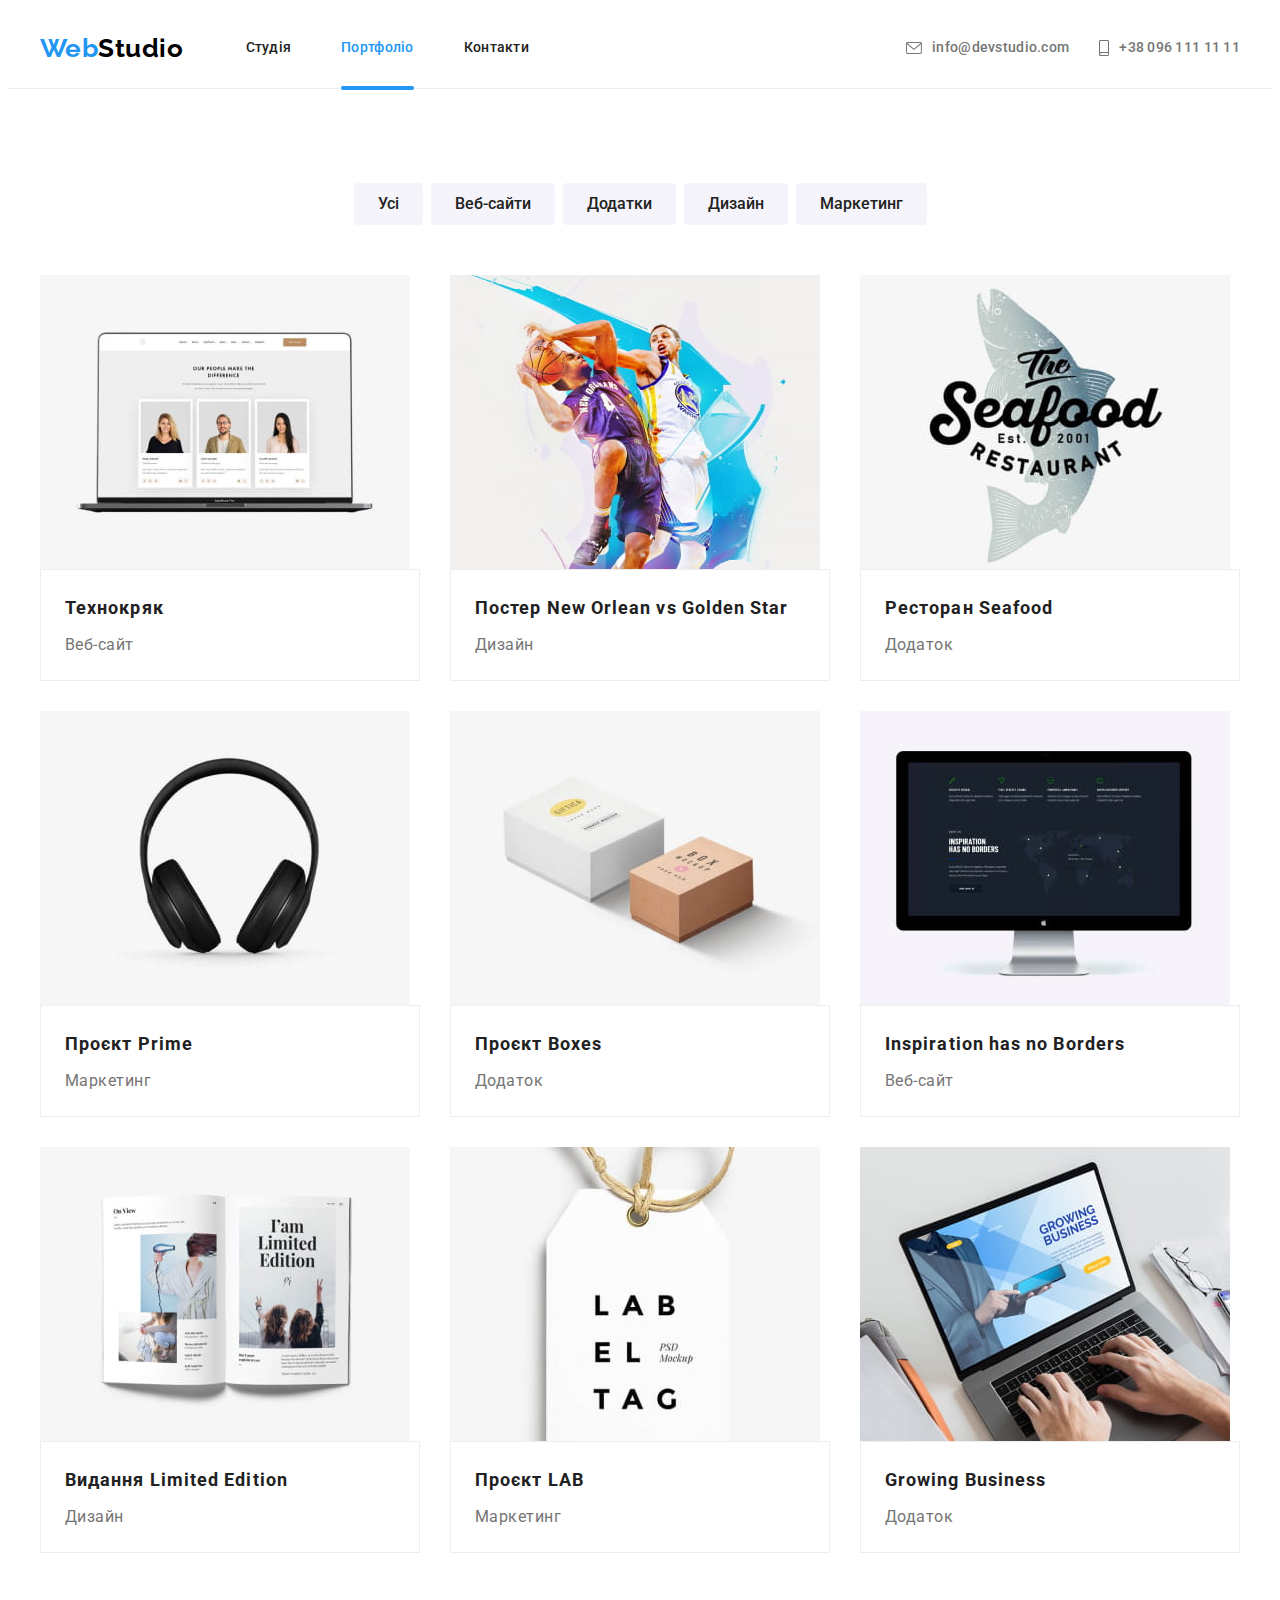
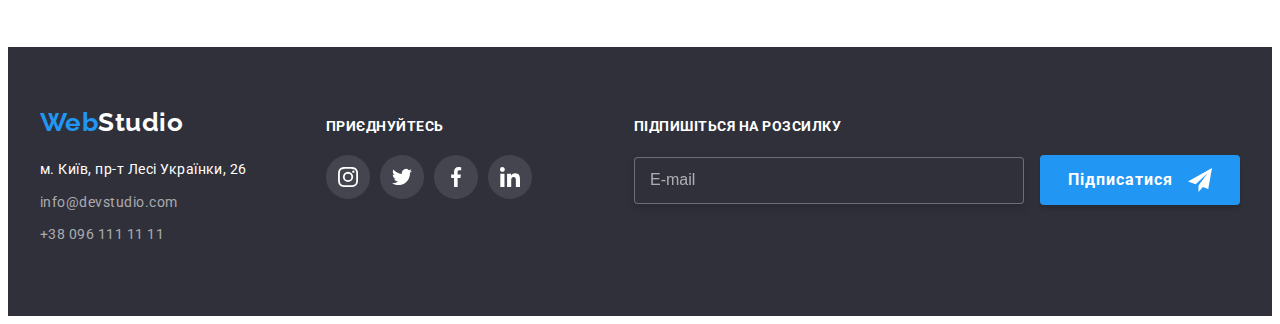
<file: potfolio.html>
<!DOCTYPE html>
<html lang="uk">
  <head>
    <meta charset="UTF-8" />
    <meta http-equiv="X-UA-Compatible" content="IE=edge" />
    <meta name="viewport" content="width=device-width, initial-scale=1.0" />
    <title>Document</title>
    <link rel="preconnect" href="https://fonts.googleapis.com" />
    <link rel="preconnect" href="https://fonts.gstatic.com" crossorigin />
    <link href="https://fonts.googleapis.com/css2?family=Raleway:wght@400;700&family=Roboto:wght@400;500;700;900&display=swap" rel="stylesheet" />
    <link
      rel="stylesheet"
      href="https://cdnjs.cloudflare.com/ajax/libs/modern-normalize/1.1.0/modern-normalize.min.css"
      integrity="sha512-wpPYUAdjBVSE4KJnH1VR1HeZfpl1ub8YT/NKx4PuQ5NmX2tKuGu6U/JRp5y+Y8XG2tV+wKQpNHVUX03MfMFn9Q=="
      crossorigin="anonymous"
      referrerpolicy="no-referrer"
    />
    <link rel="stylesheet" href="./css/main.min.css" />
  </head>
  <body>
    <header class="page-header">
      <div class="container">
        <nav class="page-header__nav">
          <a href="" class="logo page-header__logo" href="./index.html">Web<span class="logo__text">Studio</span></a>
          <ul class="site-nav">
            <li class="site-nav__item"><a href="./index.html" class="site-nav__link">Студія</a></li>
            <li class="site-nav__item"><a href="./potfolio.html" class="site-nav__link site-nav__link--current">Портфоліо</a></li>
            <li class="site-nav__item"><a href="" class="site-nav__link">Контакти</a></li>
          </ul>

          <ul class="auth-nav">
            <li class="auth-nav__item">
              <a href="" class="auth-nav__link">
                <svg class="auth-nav__icon" width="16px" height="12px">
                  <use href="./images/icons.svg#icon-envelope"></use>
                </svg>
                info@devstudio.com</a
              >
            </li>
            <li class="auth-nav__item">
              <a href="" class="auth-nav__link">
                <svg class="auth-nav__icon" width="10px" height="16px">
                  <use href="./images/icons.svg#icon-smartphone"></use></svg
                >+38 096 111 11 11</a
              >
            </li>
          </ul>
        </nav>
      </div>
    </header>
    <!-- portfolio -->
    <main>
      <section class="list section">
        <div class="container">
          <ul class="filter">
            <li><button type="button" class="filter__button">Усі</button></li>
            <li><button type="button" class="filter__button">Веб-сайти</button></li>
            <li><button type="button" class="filter__button">Додатки</button></li>
            <li><button type="button" class="filter__button">Дизайн</button></li>
            <li><button type="button" class="filter__button">Маркетинг</button></li>
          </ul>

          <h1 class="visually-hidden">Наші роботи</h1>

          <ul class="card">
            <li class="card__item">
              <a href="" class="card__link">
                <div class="card__thumb">
                  <img src="./images/gal1.jpg" alt="Ноутбук" width="370" />
                  <div class="card__overlay">
                    <div class="card__description">
                      <p class="card__benefits">
                        Ресурс пропонує комплексні пропозиції з різним рівнем функціоналу та сервісів. Все це дозволить відвідувачу отримати вичерпні відомості про компанію чи приватну особу.
                      </p>
                    </div>
                  </div>
                </div>
                <div class="card__content">
                  <h2 class="card__title">Технокряк</h2>
                  <p class="item__text">Веб-сайт</p>
                </div>
              </a>
            </li>
            <li class="card__item">
              <a href="" class="card__link">
                <div class="card__thumb">
                  <img src="./images/gal2.jpg" alt="Баскетболісти" width="370" />
                  <div class="card__overlay">
                    <div class="card__description">
                      <p class="card__benefits">
                        Ресурс пропонує комплексні пропозиції з різним рівнем функціоналу та сервісів. Все це дозволить відвідувачу отримати вичерпні відомості про компанію чи приватну особу.
                      </p>
                    </div>
                  </div>
                </div>
                <div class="card__content">
                  <h2 class="card__title">Постер New Orlean vs Golden Star</h2>
                  <p class="item__text">Дизайн</p>
                </div>
              </a>
            </li>
            <li class="card__item">
              <a href="" class="card__link">
                <div class="card__thumb">
                  <img src="./images/gal3.jpg" alt="Назва ресторану" width="370" />
                  <div class="card__overlay">
                    <div class="card__description">
                      <p class="card__benefits">
                        Ресурс пропонує комплексні пропозиції з різним рівнем функціоналу та сервісів. Все це дозволить відвідувачу отримати вичерпні відомості про компанію чи приватну особу.
                      </p>
                    </div>
                  </div>
                </div>
                <div class="card__content">
                  <h2 class="card__title">Ресторан Seafood</h2>
                  <p class="item__text">Додаток</p>
                </div>
              </a>
            </li>
            <li class="card__item">
              <a href="" class="card__link">
                <div class="card__thumb">
                  <img src="./images/gal4.jpg" alt="Навушники" width="370" />
                  <div class="card__overlay">
                    <div class="card__description">
                      <p class="card__benefits">
                        Ресурс пропонує комплексні пропозиції з різним рівнем функціоналу та сервісів. Все це дозволить відвідувачу отримати вичерпні відомості про компанію чи приватну особу.
                      </p>
                    </div>
                  </div>
                </div>
                <div class="card__content">
                  <h2 class="card__title">Проєкт Prime</h2>
                  <p class="item__text">Маркетинг</p>
                </div>
              </a>
            </li>
            <li class="card__item">
              <a href="" class="card__link">
                <div class="card__thumb">
                  <img src="./images/gal5.jpg" alt="Коробки" width="370" />
                  <div class="card__overlay">
                    <div class="card__description">
                      <p class="card__benefits">
                        Ресурс пропонує комплексні пропозиції з різним рівнем функціоналу та сервісів. Все це дозволить відвідувачу отримати вичерпні відомості про компанію чи приватну особу.
                      </p>
                    </div>
                  </div>
                </div>
                <div class="card__content">
                  <h2 class="card__title">Проєкт Boxes</h2>
                  <p class="item__text">Додаток</p>
                </div>
              </a>
            </li>
            <li class="card__item">
              <a href="" class="card__link">
                <div class="card__thumb">
                  <img src="./images/gal6.jpg" alt="Монітор комп'ютера" width="370" />
                  <div class="card__overlay">
                    <div class="card__description">
                      <p class="card__benefits">
                        Ресурс пропонує комплексні пропозиції з різним рівнем функціоналу та сервісів. Все це дозволить відвідувачу отримати вичерпні відомості про компанію чи приватну особу.
                      </p>
                    </div>
                  </div>
                </div>
                <div class="card__content">
                  <h2 class="card__title">Inspiration has no Borders</h2>
                  <p class="item__text">Веб-сайт</p>
                </div>
              </a>
            </li>
            <li class="card__item">
              <a href="" class="card__link">
                <div class="card__thumb">
                  <img src="./images/gal7.jpg" alt="Розгорнута книга" width="370" />
                  <div class="card__overlay">
                    <div class="card__description">
                      <p class="card__benefits">
                        Ресурс пропонує комплексні пропозиції з різним рівнем функціоналу та сервісів. Все це дозволить відвідувачу отримати вичерпні відомості про компанію чи приватну особу.
                      </p>
                    </div>
                  </div>
                </div>
                <div class="card__content">
                  <h2 class="card__title">Видання Limited Edition</h2>
                  <p class="item__text">Дизайн</p>
                </div>
              </a>
            </li>
            <li class="card__item">
              <a href="" class="card__link">
                <div class="card__thumb">
                  <img src="./images/gal8.jpg" alt="Етикетка" width="370" />
                  <div class="card__overlay">
                    <div class="card__description">
                      <p class="card__benefits">
                        Ресурс пропонує комплексні пропозиції з різним рівнем функціоналу та сервісів. Все це дозволить відвідувачу отримати вичерпні відомості про компанію чи приватну особу.
                      </p>
                    </div>
                  </div>
                </div>
                <div class="card__content">
                  <h2 class="card__title">Проєкт LAB</h2>
                  <p class="item__text">Маркетинг</p>
                </div>
              </a>
            </li>
            <li class="card__item">
              <a href="" class="card__link">
                <div class="card__thumb">
                  <img src="./images/gal9.jpg" alt="Руки на клавіатурі ноутбука" width="370" />
                  <div class="card__overlay">
                    <div class="card__description">
                      <p class="card__benefits">
                        Ресурс пропонує комплексні пропозиції з різним рівнем функціоналу та сервісів. Все це дозволить відвідувачу отримати вичерпні відомості про компанію чи приватну особу.
                      </p>
                    </div>
                  </div>
                </div>
                <div class="card__content">
                  <h2 class="card__title">Growing Business</h2>
                  <p class="item__text">Додаток</p>
                </div>
              </a>
            </li>
          </ul>
        </div>
      </section>
    </main>
    <footer class="page-footer">
      <div class="container page-footer__container">
        <div class="page-footer__info">
          <a href="" class="logo page-footer__logo" href="./index.html">Web<span class="logo__text logo__text--inverse">Studio</span> </a>
          <address>
            <ul class="footer-list">
              <li class="footer-list__item">
                <a class="footer-list__text" href="https://goo.gl/maps/CPtrU1FHBa2aNyZL9" target="_blank" rel="noopener noreferrer nofollow">м. Київ, пр-т Лесі Українки, 26</a>
              </li>
              <li class="footer-list__item">
                <a class="footer-list__link" href="mailto:info@devstudio.com">info@devstudio.com</a>
              </li>
              <li class="footer-list__item">
                <a href="" class="footer-list__link" href="tel:+380961111111">+38 096 111 11 11</a>
              </li>
            </ul>
          </address>
        </div>
        <div class="footer-socials">
          <p class="footer-socials__text">Приєднуйтесь</p>
          <ul class="footer-socials__list">
            <li class="footer-socials__item">
              <a href="" class="link footer-socials__link">
                <svg class="footer-socials__icon" width="20" height="20">
                  <use href="./images/icons.svg#icon-instagram"></use>
                </svg>
              </a>
            </li>
            <li class="footer-socials__item">
              <a href="" class="link footer-socials__link">
                <svg class="footer-socials__icon" width="20" height="20">
                  <use href="./images/icons.svg#icon-twitter"></use>
                </svg>
              </a>
            </li>
            <li class="footer-socials__item">
              <a href="" class="link footer-socials__link">
                <svg class="footer-socials__icon" width="20" height="20">
                  <use href="./images/icons.svg#icon-facebook"></use>
                </svg>
              </a>
            </li>
            <li class="footer-socials__item">
              <a href="" class="link footer-socials__link">
                <svg class="footer-socials__icon" width="20" height="20">
                  <use href="./images/icons.svg#icon-linkedin"></use>
                </svg>
              </a>
            </li>
          </ul>
        </div>
        <div class="subscription"> 
        <form class="form">
          <p class="form__title">Підпишіться на розсилку</p>
            <input class="form__input" type="email" name="mail" id="mail" placeholder="E-mail" />
          <button class="button form__button" type="submit">Підписатися
            <svg class="form__icon" width="24" height="24">
              <use href="./images/icons.svg#icon-send"></use>
            </svg>
          </button>
        </form>
      </div>
    </footer>
  </body>
</html>
</file>
<file: css/main.min.css>
.visually-hidden{position:absolute;white-space:nowrap;width:1px;height:1px;overflow:hidden;border:0;padding:0;clip:rect(0 0 0 0);-webkit-clip-path:inset(50%);clip-path:inset(50%);margin:-1px}body{background-color:#fff;color:#212121;font-family:Roboto,sans-serif;letter-spacing:.03em}.container{width:100%;margin:0 auto;padding-left:15px;padding-right:15px}@media screen and (min-width: 480px){.container{width:480px}}@media screen and (min-width: 768px){.container{width:768px}}@media screen and (min-width: 1200px){.container{width:1200px}}img{display:block;max-width:100%;height:auto}p,h1,h2,h3,h4,h5,h6{margin:0px}ul,ol{padding-left:0px;margin:0px auto;list-style:none}.page-header{padding-top:0px;padding-bottom:0px;border-bottom:1px solid #eee}.page-header .page-header__nav{display:-webkit-box;display:-ms-flexbox;display:flex;-webkit-box-align:center;-ms-flex-align:center;align-items:center;-webkit-box-pack:justify;-ms-flex-pack:justify;justify-content:space-between}.page-header .page-header__logo{padding-top:16px;padding-bottom:16px}.logo{display:inline-block;color:#2196f3;font-family:Raleway,sans-serif;font-weight:700;font-size:26px;line-height:1.19;text-decoration:none;-webkit-transition:250ms cubic-bezier(0.4, 0, 0.2, 1);transition:250ms cubic-bezier(0.4, 0, 0.2, 1)}.logo__text{color:#000}.logo__text--inverse{color:#fff}.logo :hover,.logo :focus{color:#2196f3}.menu-toggle{display:-webkit-inline-box;display:-ms-inline-flexbox;display:inline-flex;border:none;margin:0;padding:0;background-color:rgba(0,0,0,0);cursor:pointer}@media screen and (min-width: 768px){.menu-toggle{display:none}}.menu-container{position:fixed;top:0;left:0;width:100vw;height:100vh;padding:48px 40px;background-color:#fff;z-index:4;-webkit-transform:translateX(100%);transform:translateX(100%);-webkit-transition:-webkit-transform 250ms cubic-bezier(0.4, 0, 0.2, 1);transition:-webkit-transform 250ms cubic-bezier(0.4, 0, 0.2, 1);transition:transform 250ms cubic-bezier(0.4, 0, 0.2, 1);transition:transform 250ms cubic-bezier(0.4, 0, 0.2, 1), -webkit-transform 250ms cubic-bezier(0.4, 0, 0.2, 1)}@media screen and (min-width: 1200px){.menu-container{display:none}}.menu-container.is-open{-webkit-transform:translateX(0);transform:translateX(0)}.menu-container .menu-toggle{position:absolute;top:10px;right:15px}.menu-icon:hover,.menu-icon:focus{color:#2196f3}.menu-icon{fill:currentColor}.menu-site{display:block;font-weight:500;line-height:1.17;letter-spacing:.02em;font-size:40px;color:#212121;margin-bottom:240px}.menu-site__item:not(:last-child){margin-bottom:32px}.menu-site__link{color:#212121;text-decoration:none}.menu-site__link--current{color:#2196f3}.menu-site :hover,.menu-site :focus{color:#2196f3}.menu-auth{position:absolute;bottom:64px;display:block;margin-bottom:64px;font-weight:500}.menu-auth__item:not(:last-child){padding-bottom:32px}.menu-auth__link--tel{font-size:34px;line-height:1.18;color:#2196f3;text-decoration:none}.menu-auth__link--mail{font-size:24px;line-height:1.17;color:#757575;text-decoration:none}.menu-socials{position:absolute;bottom:48px;display:-webkit-box;display:-ms-flexbox;display:flex;-webkit-box-pack:start;-ms-flex-pack:start;justify-content:flex-start;font-weight:500;font-size:18px;line-height:1.22}.menu-socials__item{margin-right:20px}.menu-socials__link{color:#2196f3;text-decoration:none}.site-nav{display:none}@media screen and (min-width: 768px){.site-nav{display:-webkit-box;display:-ms-flexbox;display:flex;font-weight:500;font-size:14px;line-height:1.14;letter-spacing:.02em;-webkit-transition:250ms cubic-bezier(0.4, 0, 0.2, 1);transition:250ms cubic-bezier(0.4, 0, 0.2, 1)}}@media screen and (min-width: 1200px){.site-nav{margin-right:315px}}.site-nav__item:not(:last-child){margin-right:50px}.site-nav__item:not(:last-child) :hover,.site-nav__item:not(:last-child) :focus{color:#2196f3}.site-nav__link{display:block;color:#212121;text-decoration:none}@media screen and (min-width: 768px){.site-nav__link--current{position:relative;color:#2196f3}.site-nav__link--current::after{content:"";position:absolute;-webkit-transition:250ms cubic-bezier(0.4, 0, 0.2, 1);transition:250ms cubic-bezier(0.4, 0, 0.2, 1);bottom:-34px;display:block;width:100%;height:4px;border-radius:2px;background-color:currentColor}}.site-nav__link:hover::after{opacity:1}.auth-nav{display:none}@media screen and (min-width: 768px){.auth-nav{display:-webkit-box;display:-ms-flexbox;display:flex;-webkit-box-orient:vertical;-webkit-box-direction:normal;-ms-flex-direction:column;flex-direction:column;margin-right:0px;font-weight:500;font-size:14px;line-height:1.14;letter-spacing:.02em;-webkit-transition:250ms cubic-bezier(0.4, 0, 0.2, 1);transition:250ms cubic-bezier(0.4, 0, 0.2, 1);padding-top:21px;padding-bottom:21px}}@media screen and (min-width: 1200px){.auth-nav{-webkit-box-orient:horizontal;-webkit-box-direction:normal;-ms-flex-direction:row;flex-direction:row;margin-left:auto;-webkit-box-align:center;-ms-flex-align:center;align-items:center;padding-top:32px;padding-bottom:32px}.auth-nav__item+.auth-nav__item{margin-left:30px}}.auth-nav :hover,.auth-nav :focus{color:#2196f3}@media screen and (min-width: 768px){.auth-nav__item:not(:last-child){padding-bottom:10px}}@media screen and (min-width: 1200px){.auth-nav__item:not(:last-child){padding-bottom:0}}.auth-nav__link{display:-webkit-box;display:-ms-flexbox;display:flex;-webkit-box-align:center;-ms-flex-align:center;align-items:center;color:#757575;text-decoration:none}.auth-nav__icon{fill:currentColor;margin-right:10px}.hero{margin-left:auto;margin-right:auto;padding-top:118px;padding-bottom:118px;background-color:#2f303a;background-image:-webkit-gradient(linear, left top, right top, from(rgba(47, 48, 58, 0.4)), to(rgba(47, 48, 58, 0.4))),url("../images/hero@1x_m.jpg");background-image:linear-gradient(to right, rgba(47, 48, 58, 0.4), rgba(47, 48, 58, 0.4)),url("../images/hero@1x_m.jpg");background-repeat:no-repeat;background-position:center;background-size:cover;text-align:center}.hero__title{margin:0 auto;margin-top:0px;margin-bottom:30px;width:360px;height:84px;color:#fff;font-weight:900;font-size:26px;line-height:1.61;text-align:center;letter-spacing:.06em;text-transform:uppercase}.hero__button{padding:10px 24px;min-width:200px}.hero__button:hover,.hero__button:focus{background:#188ce8;color:#fff}@media(min-devise-pixel-ratio: 2),(-webkit-min-device-pixel-ratio: 2),(min-resolution: 192dpi),(min-resolution: 2dppx){.hero{background-image:-webkit-gradient(linear, left top, right top, from(rgba(47, 48, 58, 0.4)), to(rgba(47, 48, 58, 0.4))),url("../images/hero@2x_m.jpg");background-image:linear-gradient(to right, rgba(47, 48, 58, 0.4), rgba(47, 48, 58, 0.4)),url("../images/hero@2x_m.jpg")}}@media screen and (min-width: 768px){.hero{height:400px;background-image:-webkit-gradient(linear, left top, right top, from(rgba(47, 48, 58, 0.4)), to(rgba(47, 48, 58, 0.4))),url("../images/hero@1x_t.jpg");background-image:linear-gradient(to right, rgba(47, 48, 58, 0.4), rgba(47, 48, 58, 0.4)),url("../images/hero@1x_t.jpg")}}@media screen and (min-width: 768px)and (min-devise-pixel-ratio: 2),screen and (min-width: 768px)and (-webkit-min-device-pixel-ratio: 2),screen and (min-width: 768px)and (min-resolution: 192dpi),screen and (min-width: 768px)and (min-resolution: 2dppx){.hero{background-image:-webkit-gradient(linear, left top, right top, from(rgba(47, 48, 58, 0.4)), to(rgba(47, 48, 58, 0.4))),url("../images/hero@2x_t.jpg");background-image:linear-gradient(to right, rgba(47, 48, 58, 0.4), rgba(47, 48, 58, 0.4)),url("../images/hero@2x_t.jpg")}}@media screen and (min-width: 1200px){.hero{max-width:1600px;height:600px;padding-top:200px;padding-bottom:200px;background-image:-webkit-gradient(linear, left top, right top, from(rgba(47, 48, 58, 0.4)), to(rgba(47, 48, 58, 0.4))),url("../images/hero@1x_d.jpg");background-image:linear-gradient(to right, rgba(47, 48, 58, 0.4), rgba(47, 48, 58, 0.4)),url("../images/hero@1x_d.jpg")}}@media screen and (min-width: 1200px)and (min-width: 1200px){.hero__title{width:696px;height:120px;font-size:44px;line-height:1.36}}@media screen and (min-width: 1200px)and (min-devise-pixel-ratio: 2),screen and (min-width: 1200px)and (-webkit-min-device-pixel-ratio: 2),screen and (min-width: 1200px)and (min-resolution: 192dpi),screen and (min-width: 1200px)and (min-resolution: 2dppx){.hero{background-image:-webkit-gradient(linear, left top, right top, from(rgba(47, 48, 58, 0.4)), to(rgba(47, 48, 58, 0.4))),url("../images/hero@2x_d.jpg");background-image:linear-gradient(to right, rgba(47, 48, 58, 0.4), rgba(47, 48, 58, 0.4)),url("../images/hero@2x_d.jpg")}}.button{display:inline-block;font-family:inherit;font-weight:700;font-size:16px;line-height:1.88;-webkit-box-align:center;-ms-flex-align:center;align-items:center;letter-spacing:.06em;border:0;border-radius:4px;cursor:pointer;color:#fff;background-color:#2196f3;-webkit-box-shadow:0px 4px 4px rgba(0,0,0,.15);box-shadow:0px 4px 4px rgba(0,0,0,.15);-webkit-transition:250ms cubic-bezier(0.4, 0, 0.2, 1);transition:250ms cubic-bezier(0.4, 0, 0.2, 1)}.backdrop{position:fixed;top:0;left:0;width:100%;height:100%;background-color:rgba(0,0,0,.2);opacity:1;visibility:visible;-webkit-transition:opacity 250ms cubic-bezier(0.4, 0, 0.2, 1);transition:opacity 250ms cubic-bezier(0.4, 0, 0.2, 1);z-index:2}.backdrop.is-hidden{opacity:0;pointer-events:none}.backdrop.is-hidden .modal{-webkit-transform:translate(-50%, -50%) scale(1.1);transform:translate(-50%, -50%) scale(1.1)}.modal{position:absolute;top:50%;left:50%;padding:40px;-webkit-transform:translate(-50%, -50%) scale(1);transform:translate(-50%, -50%) scale(1);-webkit-transition:-webkit-transform 250ms cubic-bezier(0.4, 0, 0.2, 1);transition:-webkit-transform 250ms cubic-bezier(0.4, 0, 0.2, 1);transition:transform 250ms cubic-bezier(0.4, 0, 0.2, 1);transition:transform 250ms cubic-bezier(0.4, 0, 0.2, 1), -webkit-transform 250ms cubic-bezier(0.4, 0, 0.2, 1);width:450px;height:609px;background-color:#fff;border-radius:4px}@media screen and (min-width: 1200px){.modal{min-width:528px;min-height:581px}}.modal__btn{display:-webkit-box;display:-ms-flexbox;display:flex;-webkit-box-align:center;-ms-flex-align:center;align-items:center;-webkit-box-pack:center;-ms-flex-pack:center;justify-content:center;position:absolute;top:0;right:0;width:30px;height:30px;margin-top:8px;margin-right:8px;border-radius:50%;background-color:rgba(0,0,0,0);border:1px solid rgba(0,0,0,.1);cursor:pointer;-webkit-transition:250ms cubic-bezier(0.4, 0, 0.2, 1);transition:250ms cubic-bezier(0.4, 0, 0.2, 1)}.modal__btn:hover,.modal__btn:focus{color:#2196f3}.modal__icon{fill:currentColor}.form-modal{margin:0 auto}.form-modal__title{font-weight:500;font-size:20px;line-height:1.5;text-align:center;margin-bottom:12px}@media screen and (min-width: 1200px){.form-modal__title{line-height:1.15}}.form-modal__field{position:relative;display:-webkit-box;display:-ms-flexbox;display:flex;-webkit-box-orient:vertical;-webkit-box-direction:normal;-ms-flex-direction:column;flex-direction:column;-webkit-box-align:start;-ms-flex-align:start;align-items:flex-start;margin-bottom:10px;width:100%}.form-modal__field .form-modal__input{padding-left:42px;width:100%;margin:0;height:40px;border:1px solid rgba(33,33,33,.2);border-radius:4px;cursor:pointer;outline:none;-webkit-transition:border-color 250ms cubic-bezier(0.4, 0, 0.2, 1);transition:border-color 250ms cubic-bezier(0.4, 0, 0.2, 1)}.form-modal__field textarea::-webkit-input-placeholder{font-size:12px;line-height:1.17;letter-spacing:.01em;color:rgba(117,117,117,.5)}.form-modal__field textarea::-moz-placeholder{font-size:12px;line-height:1.17;letter-spacing:.01em;color:rgba(117,117,117,.5)}.form-modal__field textarea:-ms-input-placeholder{font-size:12px;line-height:1.17;letter-spacing:.01em;color:rgba(117,117,117,.5)}.form-modal__field textarea::-ms-input-placeholder{font-size:12px;line-height:1.17;letter-spacing:.01em;color:rgba(117,117,117,.5)}.form-modal__field textarea::placeholder{font-size:12px;line-height:1.17;letter-spacing:.01em;color:rgba(117,117,117,.5)}.form-modal__field label{margin-bottom:4px;font-weight:400;font-size:12px;line-height:1.17;color:#757575;letter-spacing:.01em}.form-modal__field .comment{outline:none}.form-modal__icon{display:inline-block;position:absolute;top:50%;left:12px;-webkit-transition:fill 250ms cubic-bezier(0.4, 0, 0.2, 1);transition:fill 250ms cubic-bezier(0.4, 0, 0.2, 1)}.form-modal__input:focus-within~.form-modal__icon{fill:#2196f3}.form-modal__input:focus-within,.form-modal__field:focus-within>.comment__text{border-color:#2196f3}.comment__text{padding:12px 16px;width:370px;height:138px;border:1px solid rgba(33,33,33,.2);border-radius:4px;resize:none;outline:none}@media screen and (min-width: 1200px){.comment__text{width:448px;height:120px}}.checkbox{display:-webkit-box;display:-ms-flexbox;display:flex;-webkit-box-align:center;-ms-flex-align:center;align-items:center;width:100%;margin-bottom:30px;margin-top:20px;font-size:12px;line-height:1.17;letter-spacing:.03em;color:#757575}@media screen and (min-width: 1200px){.checkbox{font-size:14px;line-height:1.71}}.checkbox__field{position:absolute;width:1px;height:1px;margin:-1px;border:0;padding:0;clip:rect(0 0 0 0);overflow:hidden}.checkbox__link{margin-left:5px;color:#2196f3}.checkbox__icon{display:inline-block;vertical-align:middle;width:16px;height:15px;margin-right:7px;border:2px solid #212121;border-radius:2px;fill:#fff}.checkbox__field:checked+.checkbox__icon{background-color:#2196f3;border-color:rgba(0,0,0,0)}.checkbox__button{padding:10px 52px;text-align:center;-webkit-box-align:center;-ms-flex-align:center;align-items:center;-webkit-transition:250ms cubic-bezier(0.4, 0, 0.2, 1);transition:250ms cubic-bezier(0.4, 0, 0.2, 1)}.checkbox__button:hover,.checkbox__button:focus{background-color:#188ce8}@media screen and (max-width: 1200px){.section{margin-top:60px;margin-bottom:60px}}@media screen and (min-width: 1200px){.section{margin-top:94px;margin-bottom:94px}}@media screen and (min-width: 768px){.section__list{display:-webkit-box;display:-ms-flexbox;display:flex;-ms-flex-wrap:wrap;flex-wrap:wrap;gap:30px}}@media screen and (max-width: 767px){.section__item:not(:last-child){margin-bottom:30px}}@media screen and (min-width: 768px){.section__item{-ms-flex-preferred-size:calc((100% - 30px)/2);flex-basis:calc((100% - 30px)/2)}}@media screen and (min-width: 1200px){.section__item{-ms-flex-preferred-size:calc((100% - 90px)/4);flex-basis:calc((100% - 90px)/4)}}.section__icons{display:-webkit-box;display:-ms-flexbox;display:flex;-webkit-box-pack:center;-ms-flex-pack:center;justify-content:center;-webkit-box-align:center;-ms-flex-align:center;align-items:center;height:120px;border-radius:4px;background:#f5f4fa}.section__subtitle{margin-top:30px;margin-bottom:10px;color:#212121;font-weight:700;font-size:14px;line-height:1.14;text-transform:uppercase}@media screen and (max-width: 767px){.section__subtitle{text-align:center}}.section__text{margin:0px;color:#757575;font-size:14px;line-height:1.71}.features{display:none}@media screen and (min-width: 1200px){.features{display:block;padding-bottom:94px}}.features__title{margin-bottom:50px;text-align:center;margin-top:0px;color:#212121;font-weight:700;font-size:36px;line-height:1.17;text-align:center}.features__list{display:-webkit-box;display:-ms-flexbox;display:flex;-ms-flex-wrap:wrap;flex-wrap:wrap;gap:30px;color:#eee}.features__thumb{position:relative}.features__action{position:absolute;bottom:0;left:0;display:-webkit-box;display:-ms-flexbox;display:flex;width:100%;height:70px;-webkit-box-pack:center;-ms-flex-pack:center;justify-content:center;-webkit-box-align:center;-ms-flex-align:center;align-items:center;background:rgba(47,48,58,.8);z-index:1}.features__text{font-weight:700;font-size:14px;line-height:1.14px;text-align:center;text-transform:uppercase;color:#fff}.gallery{padding-bottom:60px;padding-top:60px;background-color:#f5f4fa}@media screen and (min-width: 1200px){.gallery{padding-top:94px;padding-bottom:94px}}.gallery__title{margin-bottom:30px;color:#212121;font-weight:700;font-size:28px;line-height:1.18;text-align:center}@media screen and (min-width: 1200px){.gallery__title{margin-bottom:50px;font-size:36px;letter-spacing:.03em}}@media screen and (min-width: 768px){.gallery__list{display:-webkit-box;display:-ms-flexbox;display:flex;-ms-flex-wrap:wrap;flex-wrap:wrap;gap:30px;color:#eee}}.gallery__item{background-color:#fff;-webkit-box-shadow:0px 1px 3px rgba(0,0,0,.12),0px 1px 1px rgba(0,0,0,.14),0px 2px 1px rgba(0,0,0,.2);box-shadow:0px 1px 3px rgba(0,0,0,.12),0px 1px 1px rgba(0,0,0,.14),0px 2px 1px rgba(0,0,0,.2);border-radius:0px 0px 4px 4px}@media screen and (max-width: 767px){.gallery__item:not(:last-child){margin-bottom:30px}}@media screen and (min-width: 768px){.gallery__item{-ms-flex-preferred-size:calc((100% - 30px)/2);flex-basis:calc((100% - 30px)/2)}}@media screen and (min-width: 1200px){.gallery__item{-ms-flex-preferred-size:calc((100% - 90px)/4);flex-basis:calc((100% - 90px)/4)}}.gallery__content{padding-top:30px;padding-bottom:24px;text-align:center}.gallery__subtitle{margin-bottom:10px;color:#212121;font-weight:500;font-size:16px;line-height:1.19}.gallery__text{color:#757575;font-size:16px;line-height:1.19}.gallery__socials{display:-webkit-box;display:-ms-flexbox;display:flex;-webkit-box-pack:center;-ms-flex-pack:center;justify-content:center;margin-top:16px;gap:10px}.link{display:-webkit-box;display:-ms-flexbox;display:flex;width:44px;height:44px;border-radius:50%;-webkit-box-align:center;-ms-flex-align:center;align-items:center;-webkit-box-pack:center;-ms-flex-pack:center;justify-content:center;-webkit-transition:250ms cubic-bezier(0.4, 0, 0.2, 1);transition:250ms cubic-bezier(0.4, 0, 0.2, 1)}.socials__link{color:#afb1b8;background:#fff}.socials__link:hover,.socials__link:focus{color:#fff;background:#2196f3}.socials__icon{fill:currentColor}.clients{margin-top:60px;margin-bottom:60px}@media screen and (min-width: 1200px){.clients{margin-top:94px;margin-bottom:94px}}.clients__title{margin-bottom:30px;font-weight:700;font-size:28px;line-height:1.17;text-align:center;color:#212121}@media screen and (min-width: 1200px){.clients__title{margin-bottom:50px;font-size:36px}}.clients__list{display:-webkit-box;display:-ms-flexbox;display:flex;-ms-flex-wrap:wrap;flex-wrap:wrap;gap:30px}.clients__item{-ms-flex-preferred-size:calc((100% - 30px)/2);flex-basis:calc((100% - 30px)/2)}@media screen and (min-width: 768px){.clients__item{-ms-flex-preferred-size:calc((100% - 60px)/3);flex-basis:calc((100% - 60px)/3)}}@media screen and (min-width: 1200px){.clients__item{-ms-flex-preferred-size:calc((100% - 150px)/6);flex-basis:calc((100% - 150px)/6)}}.clients__link{display:-webkit-box;display:-ms-flexbox;display:flex;-webkit-box-sizing:border-box;box-sizing:border-box;height:92px;border:1px solid #afb1b8;border-radius:4px;-webkit-box-align:center;-ms-flex-align:center;align-items:center;-webkit-box-pack:center;-ms-flex-pack:center;justify-content:center;color:#afb1b8;-webkit-transition:250ms cubic-bezier(0.4, 0, 0.2, 1);transition:250ms cubic-bezier(0.4, 0, 0.2, 1)}.clients__link:hover,.clients__link:focus{color:#2196f3;border-color:#2196f3}.clients__icon{fill:currentColor}.page-footer{background-color:#2f303a;padding-top:60px;padding-bottom:60px}@media screen and (min-width: 768px){.page-footer__container{display:-webkit-box;display:-ms-flexbox;display:flex;-ms-flex-wrap:wrap;flex-wrap:wrap;-ms-flex-pack:distribute;justify-content:space-around}}@media screen and (max-width: 1199px){.page-footer__container{text-align:center}}@media screen and (min-width: 1200px){.page-footer__container{display:-webkit-box;display:-ms-flexbox;display:flex;-webkit-box-align:baseline;-ms-flex-align:baseline;align-items:baseline;-webkit-box-pack:justify;-ms-flex-pack:justify;justify-content:space-between}}.page-footer__logo{margin-bottom:20px}.footer-list{font-size:14px;font-style:normal;line-height:1.71;-webkit-transition:250ms cubic-bezier(0.4, 0, 0.2, 1);transition:250ms cubic-bezier(0.4, 0, 0.2, 1)}@media screen and (max-width: 1199px){.footer-list{margin-bottom:60px}}.footer-list__item{margin-bottom:9px}.footer-list__item :hover,.footer-list__item :focus{color:#2196f3}.footer-list__text{color:#fff;text-decoration:none}.footer-list__link{color:rgba(255,255,255,.6);text-decoration:none}@media screen and (max-width: 767px){.footer-socials{margin-bottom:60px}}@media screen and (min-width: 1200px){.footer-socials{margin-left:70px}}.footer-socials__text{margin-bottom:20px;font-weight:700;font-size:14px;line-height:1.14;text-transform:uppercase;color:#fff}.footer-socials__list{display:-webkit-box;display:-ms-flexbox;display:flex;-webkit-box-pack:center;-ms-flex-pack:center;justify-content:center;gap:10px}@media screen and (min-width: 1200px){.footer-socials__list{-webkit-box-pack:start;-ms-flex-pack:start;justify-content:flex-start}}.footer-socials__link{fill:#fff;background:rgba(255,255,255,.1)}.footer-socials__link:hover,.footer-socials__link:focus{background:#2196f3}@media screen and (max-width: 1199px){.form{display:-webkit-box;display:-ms-flexbox;display:flex;-webkit-box-orient:vertical;-webkit-box-direction:normal;-ms-flex-direction:column;flex-direction:column;-webkit-box-align:center;-ms-flex-align:center;align-items:center}}@media screen and (min-width: 1200px){.form{margin-left:93px}}.form__title{margin-bottom:20px;font-weight:700;font-size:14px;line-height:1.14;text-transform:uppercase;color:#fff}.form__input{padding:15px;border:1px solid rgba(255,255,255,.3);-webkit-filter:drop-shadow(0px 4px 4px rgba(0, 0, 0, 0.15));filter:drop-shadow(0px 4px 4px rgba(0, 0, 0, 0.15));border-radius:4px;color:#fff;background-color:#2f303a;width:100%}@media screen and (max-width: 1199px){.form__input{margin-bottom:20px}}@media screen and (min-width: 768px){.form__input{width:450px}}@media screen and (min-width: 1200px){.form__input{width:358px;margin-right:12px}}.form__input::-webkit-input-placeholder{font-size:16px;line-height:1.25;color:rgba(255,255,255,.6)}.form__input::-moz-placeholder{font-size:16px;line-height:1.25;color:rgba(255,255,255,.6)}.form__input:-ms-input-placeholder{font-size:16px;line-height:1.25;color:rgba(255,255,255,.6)}.form__input::-ms-input-placeholder{font-size:16px;line-height:1.25;color:rgba(255,255,255,.6)}.form__input::placeholder{font-size:16px;line-height:1.25;color:rgba(255,255,255,.6)}.form__button{padding:10px 28px}.form__icon{fill:#fff;margin-left:10px;vertical-align:middle}.filter{display:-webkit-box;display:-ms-flexbox;display:flex;gap:8px;margin-bottom:50px;-webkit-box-pack:center;-ms-flex-pack:center;justify-content:center}.filter__button{padding:6px 22px;background-color:#f5f4fa;color:#212121;cursor:pointer;font-weight:500;font-family:inherit;font-size:16px;line-height:1.62;text-align:center;border-radius:4px;border-color:rgba(0,0,0,0);-webkit-transition:250ms cubic-bezier(0.4, 0, 0.2, 1);transition:250ms cubic-bezier(0.4, 0, 0.2, 1)}.filter__button:hover,.filter__button:focus{background:#2196f3;color:#fff;-webkit-box-shadow:0px 3px 1px rgba(0,0,0,.1),0px 1px 2px rgba(0,0,0,.08),0px 2px 2px rgba(0,0,0,.12);box-shadow:0px 3px 1px rgba(0,0,0,.1),0px 1px 2px rgba(0,0,0,.08),0px 2px 2px rgba(0,0,0,.12)}.filter__button.current{background:#2196f3}.card{display:-webkit-box;display:-ms-flexbox;display:flex;-ms-flex-wrap:wrap;flex-wrap:wrap;gap:30px;color:#eee}.card__item{-ms-flex-preferred-size:calc((100% - 60px)/3);flex-basis:calc((100% - 60px)/3)}.card__link{display:block;text-decoration:none}.card__link:hover{-webkit-box-shadow:0px 1px 1px rgba(0,0,0,.12),0px 4px 4px rgba(0,0,0,.06),1px 4px 6px rgba(0,0,0,.16);box-shadow:0px 1px 1px rgba(0,0,0,.12),0px 4px 4px rgba(0,0,0,.06),1px 4px 6px rgba(0,0,0,.16)}.card__thumb{position:relative;overflow:hidden}.card__overlay{position:absolute;top:0;left:0;width:100%;height:100%;background-color:#2196f3;-webkit-transform:translateY(101%);transform:translateY(101%);-webkit-transition:-webkit-transform 250ms cubic-bezier(0.4, 0, 0.2, 1);transition:-webkit-transform 250ms cubic-bezier(0.4, 0, 0.2, 1);transition:transform 250ms cubic-bezier(0.4, 0, 0.2, 1);transition:transform 250ms cubic-bezier(0.4, 0, 0.2, 1), -webkit-transform 250ms cubic-bezier(0.4, 0, 0.2, 1)}.card__benefits{padding:63px 24px;font-size:18px;line-height:1.56;color:#fff}.card__item:hover .card__description{opacity:1}.card__item:hover .card__overlay{-webkit-transform:translateY(0);transform:translateY(0)}.card__content{padding:20px 24px;border:1px solid #eee}.card__title{color:#212121;font-weight:700;font-size:18px;line-height:2;letter-spacing:.06em}.item__text{margin-top:4px;color:#757575;font-size:16px;line-height:1.87}/*# sourceMappingURL=main.min.css.map */
</file>
